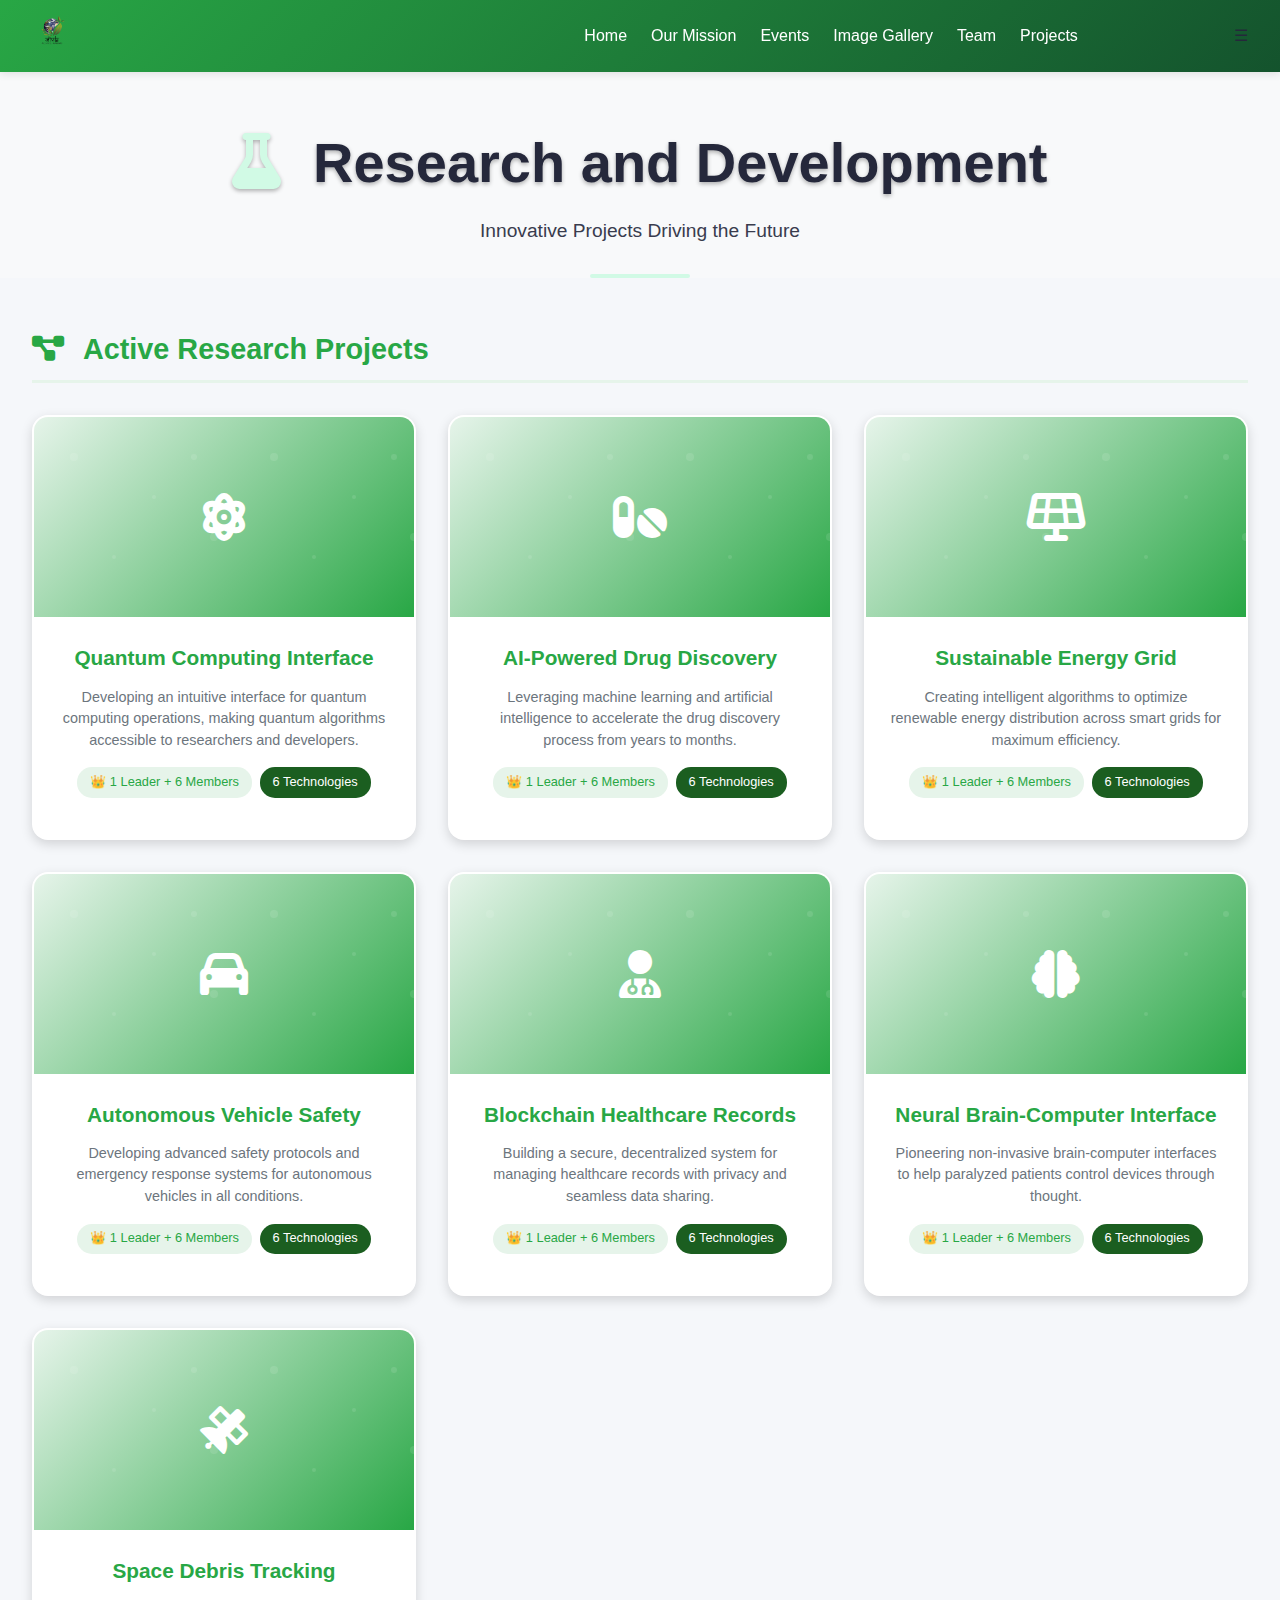
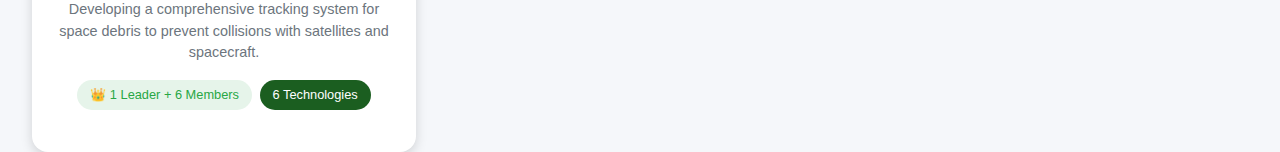
<file: research.html>
<!DOCTYPE html>
<html lang="en">
<head>
    <meta charset="UTF-8">
    <meta name="viewport" content="width=device-width, initial-scale=1.0">
    <title>Research and Development</title>
    
    <!-- Font Awesome Icons -->
    <link rel="stylesheet" href="https://cdnjs.cloudflare.com/ajax/libs/font-awesome/6.4.0/css/all.min.css">
    
    <style>
        :root {
            --primary-green: #28a745;         /* Match index.html green */
            --secondary-green: #1B5E20;
            --accent-green: #d1fae5;
            --light-green: #e6f4ea;
            --dark-green: #14532d;
            --text-primary: #25283B;
            --text-secondary: #6c757d;
            --background: #F5F7FA;
            --surface: #FFFFFF;
            --border-light: #E1E8ED;
            --shadow-light: 0 2px 4px rgba(0, 0, 0, 0.1);
            --shadow-medium: 0 4px 12px rgba(0, 0, 0, 0.15);
            --shadow-heavy: 0 8px 24px rgba(0, 0, 0, 0.2);
        }

        * {
            margin: 0;
            padding: 0;
            box-sizing: border-box;
        }

        body {
            font-family: 'Montserrat', 'Raleway', sans-serif;
            background: var(--background);
            color: var(--text-primary);
            line-height: 1.6;
        }

        /* Page Navigation */
        .page {
            display: none;
        }

        .page.active {
            display: block;
        }

        /* Header Section */
        .header-section {
            text-align: center;
            padding: 3rem 0 2rem;
           background: #f8f9fa; /* light neutral */
    color: #25283B;      /* main heading color */
            margin-bottom: 3rem;
            position: relative;
        }

        .header-section::before {
            content: '';
            position: absolute;
            bottom: 0;
            left: 50%;
            transform: translateX(-50%);
            width: 100px;
            height: 4px;
            background: var(--accent-green);
            border-radius: 2px;
        }

        .main-heading {
            font-size: 3.5rem;
            font-weight: 700;
            margin-bottom: 0.5rem;
            text-shadow: 0 2px 4px rgba(0, 0, 0, 0.3);
            animation: fadeInUp 0.8s ease-out;
        }

        .main-heading i {
            margin-right: 1rem;
            color: var(--accent-green);
        }

        .subtitle {
            font-size: 1.2rem;
            opacity: 0.9;
            font-weight: 300;
            animation: fadeInUp 0.8s ease-out 0.2s both;
        }
        /* Navigation Bar */
.navbar {
    position: fixed;
    top: 0;
    left: 0;
    width: 100%;
    z-index: 1000;
    background: linear-gradient(135deg, #28a745, #14532d); /* matching theme green */
    display: flex;
    justify-content: space-between;
    align-items: center;
    padding: 0.75rem 2rem;
    transition: transform 0.3s ease-in-out;
    backdrop-filter: blur(6px);
    box-shadow: 0 2px 8px rgba(0,0,0,0.1);
}

.navbar.navbar-hidden {
    transform: translateY(-100%);
}

.navbar-logo {
    height: 40px;
    object-fit: contain;
}

.navbar-links ul {
    list-style: none;
    margin: 0;
    padding: 0;
    display: flex;
    gap: 1.5rem;
}

.navbar-links ul li a {
    color: white;
    font-weight: 500;
    text-decoration: none;
    font-size: 1rem;
    transition: color 0.3s ease;
}

.navbar-links ul li a:hover {
    color: #d1fae5; /* light mint green on hover */
}

/* Add spacing below nav to prevent content overlap */
body {
    padding-top: 70px;
}

        /* Content Wrapper */
        .content-wrapper {
            max-width: 1400px;
            margin: 0 auto;
            padding: 0 2rem;
        }

        .projects-grid {
            display: grid;
            grid-template-columns: repeat(auto-fit, minmax(320px, 1fr));
            gap: 2rem;
            margin-top: 2rem;
        }

        .project-card {
            background: var(--surface);
            border-radius: 16px;
            box-shadow: var(--shadow-medium);
            overflow: hidden;
            cursor: pointer;
            transition: all 0.3s ease;
            border: 2px solid transparent;
        }

        .project-card:hover {
            transform: translateY(-8px);
            box-shadow: var(--shadow-heavy);
            border-color: var(--primary-green);
        }

        .project-card.active {
            border-color: var(--primary-green);
            transform: translateY(-4px);
            box-shadow: var(--shadow-heavy);
        }

        .project-image {
            width: 100%;
            height: 200px;
            background: linear-gradient(135deg, var(--light-green), var(--primary-green));
            display: flex;
            align-items: center;
            justify-content: center;
            position: relative;
            overflow: hidden;
        }

        .project-image::before {
            content: '';
            position: absolute;
            top: 0;
            left: 0;
            right: 0;
            bottom: 0;
            background: url('data:image/svg+xml,<svg xmlns="http://www.w3.org/2000/svg" viewBox="0 0 100 100"><circle cx="20" cy="20" r="2" fill="rgba(255,255,255,0.1)"/><circle cx="60" cy="40" r="1" fill="rgba(255,255,255,0.1)"/><circle cx="80" cy="20" r="1.5" fill="rgba(255,255,255,0.1)"/><circle cx="40" cy="70" r="1" fill="rgba(255,255,255,0.1)"/><circle cx="90" cy="60" r="2" fill="rgba(255,255,255,0.1)"/></svg>');
        }

        .project-icon {
            font-size: 3rem;
            color: white;
            z-index: 1;
            position: relative;
        }

        .project-content {
            padding: 1.5rem;
        }

        .project-card-title {
            font-size: 1.3rem;
            font-weight: 600;
            color: var(--primary-green);
            margin-bottom: 0.75rem;
            text-align: center;
        }

        .project-description {
            font-size: 0.9rem;
            color: var(--text-secondary);
            line-height: 1.5;
            margin-bottom: 1rem;
            text-align: center;
        }

        .project-team-preview {
            display: flex;
            flex-wrap: wrap;
            gap: 0.5rem;
            justify-content: center;
            margin-bottom: 1rem;
        }

        .team-count {
            background: var(--light-green);
            color: var(--primary-green);
            padding: 0.3rem 0.8rem;
            border-radius: 15px;
            font-size: 0.8rem;
            font-weight: 500;
        }

        .tech-count {
            background: var(--secondary-green);
            color: white;
            padding: 0.3rem 0.8rem;
            border-radius: 15px;
            font-size: 0.8rem;
            font-weight: 500;
        }

        .section-title {
            font-size: 1.8rem;
            color: var(--primary-green);
            margin-bottom: 1.5rem;
            font-weight: 600;
            border-bottom: 3px solid var(--light-green);
            padding-bottom: 0.5rem;
        }

        .section-title i {
            margin-right: 0.75rem;
            color: var(--primary-green);
        }

        /* Detail Page Styles */
        .nav-container {
  max-width: 1400px;
  margin: 0 auto;
  padding: 0 2rem;
  display: flex;
  align-items: center;
  justify-content: space-between;
}

.nav-left,
.nav-action {
  width: 200px; /* fixed width to balance left and right */
}

.nav-title {
  flex: 1;
  display: flex;
  justify-content: center;
}

.nav-brand {
  font-size: 1.5rem;
  font-weight: 600;
  color: white;
  display: flex;
  align-items: center;
  gap: 0.5rem;
  text-decoration: none;
}

.back-btn {
  background: rgba(255, 255, 255, 0.2);
  color: white;
  border: 2px solid rgba(255, 255, 255, 0.3);
  padding: 0.5rem 1rem;
  border-radius: 8px;
  text-decoration: none;
  display: flex;
  align-items: center;
  gap: 0.5rem;
  transition: all 0.3s ease;
  cursor: pointer;
  white-space: nowrap;
}

.back-btn:hover {
  background: rgba(255, 255, 255, 0.3);
  border-color: rgba(255, 255, 255, 0.5);
}



        .project-hero {
            background: linear-gradient(135deg, var(--light-green), var(--primary-green));
            padding: 4rem 0;
            text-align: center;
            color: white;
        }

        .hero-icon {
            font-size: 4rem;
            margin-bottom: 1rem;
            color: white;
        }

        .hero-title {
            font-size: 3rem;
            margin-bottom: 1rem;
            font-weight: 700;
        }

        .hero-subtitle {
            font-size: 1.2rem;
            opacity: 0.9;
            max-width: 800px;
            margin: 0 auto;
        }

        .main-content {
            max-width: 1200px;
            margin: 0 auto;
            padding: 3rem 2rem;
        }

        .content-grid {
            display: grid;
            grid-template-columns: 2fr 1fr;
            gap: 3rem;
            margin-bottom: 3rem;
        }

        .detail-section {
            background: var(--surface);
            padding: 2rem;
            border-radius: 16px;
            box-shadow: var(--shadow-medium);
            margin-bottom: 2rem;
        }

        .section-content {
            font-size: 1.1rem;
            line-height: 1.8;
            color: var(--text-primary);
        }

        .team-grid {
            display: grid;
            grid-template-columns: repeat(auto-fit, minmax(300px, 1fr));
            gap: 1.5rem;
        }

        .team-leader {
            background: linear-gradient(135deg, var(--primary-green), var(--secondary-green));
            color: white;
            padding: 2rem;
            border-radius: 16px;
            text-align: center;
            position: relative;
            box-shadow: var(--shadow-heavy);
        }

        .team-leader::before {
            content: '👑';
            position: absolute;
            top: -10px;
            right: -10px;
            font-size: 2rem;
            background: var(--accent-green);
            border-radius: 50%;
            width: 50px;
            height: 50px;
            display: flex;
            align-items: center;
            justify-content: center;
        }

        .team-member {
            background: var(--surface);
            border: 2px solid var(--border-light);
            padding: 1.5rem;
            border-radius: 12px;
            text-align: center;
            transition: all 0.3s ease;
        }

        .team-member:hover {
            border-color: var(--primary-green);
            transform: translateY(-2px);
            box-shadow: var(--shadow-medium);
        }

        .member-name {
            font-size: 1.2rem;
            font-weight: 600;
            margin-bottom: 0.5rem;
        }

        .member-role {
            font-size: 1rem;
            color: var(--text-secondary);
            margin-bottom: 0.5rem;
        }

        .member-branch {
            background: var(--light-green);
            color: var(--primary-green);
            padding: 0.3rem 0.8rem;
            border-radius: 15px;
            font-size: 0.9rem;
            font-weight: 500;
            display: inline-block;
        }

        .tech-grid {
            display: grid;
            grid-template-columns: repeat(auto-fit, minmax(200px, 1fr));
            gap: 1rem;
        }

        .tech-item {
            background: linear-gradient(135deg, var(--secondary-green), var(--dark-green));
            color: white;
            padding: 1rem;
            border-radius: 12px;
            text-align: center;
            font-weight: 600;
            font-size: 1.1rem;
            transition: all 0.3s ease;
            box-shadow: var(--shadow-light);
        }

        .tech-item:hover {
            background: linear-gradient(135deg, var(--primary-green), var(--accent-green));
            transform: translateY(-2px) scale(1.05);
            box-shadow: var(--shadow-medium);
        }

        .sidebar {
            display: flex;
            flex-direction: column;
            gap: 2rem;
        }

        .info-card {
            background: var(--surface);
            padding: 1.5rem;
            border-radius: 12px;
            box-shadow: var(--shadow-medium);
        }

        .info-title {
            font-size: 1.2rem;
            color: var(--primary-green);
            margin-bottom: 1rem;
            display: flex;
            align-items: center;
            gap: 0.5rem;
        }

        .progress-bar {
            background: var(--border-light);
            height: 8px;
            border-radius: 4px;
            overflow: hidden;
            margin: 0.5rem 0;
        }

        .progress-fill {
            background: linear-gradient(90deg, var(--primary-green), var(--accent-green));
            height: 100%;
            border-radius: 4px;
            transition: width 0.3s ease;
        }

        /* Animations */
        @keyframes fadeInUp {
            from {
                opacity: 0;
                transform: translateY(30px);
            }
            to {
                opacity: 1;
                transform: translateY(0);
            }
        }

        /* Responsive Design */
        @media (max-width: 768px) {
            .main-heading {
                font-size: 2.5rem;
            }
            
            .content-wrapper {
                padding: 0 1rem;
            }
            
            .projects-grid {
                grid-template-columns: 1fr;
            }
            
            .content-grid {
                grid-template-columns: 1fr;
                gap: 2rem;
            }
            
            .hero-title {
                font-size: 2rem;
            }
            
            .main-content {
                padding: 2rem 1rem;
            }
            
            .team-grid {
                grid-template-columns: 1fr;
            }
        }
    </style>
</head>
<body>
    <nav class="navbar">
        <a href="index.html"><img src="img/jivitalogo.png" class="navbar-logo" alt="Logo"></a>
        <div class="nav-left"></div>
        <div class="navbar-links">
          <ul>
            <li class="nav-item"><a class="nav-link js-scroll-trigger" href="index.html">Home</a></li>
            <li class="nav-item"><a class="nav-link js-scroll-trigger" href="index.html">Our Mission</a></li>
            <li class="nav-item"><a class="nav-link js-scroll-trigger" href="index.html">Events</a></li>
            <li class="nav-item"><a class="nav-link js-scroll-trigger" href="gallery.html">Image Gallery</a></li>
            <li class="nav-item"><a class="nav-link js-scroll-trigger" href="team.html">Team</a></li>
            <li class="nav-item"><a class="nav-link js-scroll-trigger" href="research.html">Projects</a></li>
          </ul>
              
        </div>
        <span class="navbar-menu-icon" onclick="showmenu()">&#9776;</span>
      </nav>
    <!-- Main Gallery Page -->
    <div id="gallery-page" class="page active">
        <div class="header-section">
            <h1 class="main-heading">
                <i class="fas fa-flask"></i>
                Research and Development
            </h1>
            <p class="subtitle">Innovative Projects Driving the Future</p>
        </div>

        <div class="content-wrapper">
            <h2 class="section-title">
                <i class="fas fa-project-diagram"></i>
                Active Research Projects
            </h2>
            
            <div class="projects-grid" id="projectsGrid">
                <!-- Project cards will be dynamically generated -->
            </div>
        </div>
    </div>

    <!-- Project Detail Page -->
    <div id="detail-page" class="page">
        <nav class="navbar">
            <div class="rd-navbar-container">
                <a href="#" class="nav-brand">
                    <i class="fas fa-flask"></i>
                    Research & Development
                </a>
                <!--button class="back-btn" onclick="showGallery()">
                    <i class="fas fa-arrow-left"></i>
                    Back to Projects
                </button-->
            </div>
        </nav>

        <div id="project-hero-section" class="project-hero">
            <!-- Dynamic content -->
        </div>

        <div class="main-content">
            <div class="content-grid">
                <div class="main-details">
                    <div id="project-overview-section" class="detail-section">
                        <!-- Dynamic content -->
                    </div>

                    <div id="team-structure-section" class="detail-section">
                        <!-- Dynamic content -->
                    </div>

                    <div id="technologies-section" class="detail-section">
                        <!-- Dynamic content -->
                    </div>
                </div>

                <div class="sidebar">
                    <div id="timeline-card" class="info-card">
                        <!-- Dynamic content -->
                    </div>

                    <div class="info-card">
                        <h3 class="info-title">
                            <i class="fas fa-trophy"></i>
                            Key Milestones
                        </h3>
                        <ul id="milestones-list" style="list-style: none; padding: 0;">
                            <!-- Dynamic content -->
                        </ul>
                    </div>

                    <div id="contact-card" class="info-card">
                        <!-- Dynamic content -->
                    </div>
                </div>
            </div>
        </div>
    </div>

    <script>
        const projectsData = [
            {
                id: 1,
                title: "Quantum Computing Interface",
                description: "Developing an intuitive interface for quantum computing operations, making quantum algorithms accessible to researchers and developers.",
                detailedDescription: "Our quantum computing interface project aims to democratize quantum computing by creating user-friendly tools that abstract complex quantum mechanics principles. We're building a comprehensive platform that allows researchers, students, and developers to interact with quantum computers without requiring deep expertise in quantum physics. The interface includes visual programming tools, simulation capabilities, and real-time quantum circuit design features.",
                leader: { name: "Dr. Sarah Chen", role: "Principal Investigator", branch: "Quantum Computing Research Division" },
                members: [
                    { name: "Alex Rodriguez", role: "Senior Software Engineer", branch: "Frontend Development" },
                    { name: "Maya Patel", role: "Quantum Algorithm Specialist", branch: "Algorithm Research" },
                    { name: "Dr. James Wright", role: "Physics Consultant", branch: "Theoretical Physics" },
                    { name: "Emma Thompson", role: "UX/UI Designer", branch: "User Experience" },
                    { name: "David Kim", role: "Backend Developer", branch: "Infrastructure" },
                    { name: "Sophie Laurent", role: "Quality Assurance Lead", branch: "Testing & Validation" }
                ],
                technologies: ["Python", "Qiskit", "React", "WebGL", "Docker", "Kubernetes"],
                icon: "fas fa-atom",
                progress: 65,
                startDate: "January 2024",
                endDate: "December 2025",
                phase: "Development"
            },
            {
                id: 2,
                title: "AI-Powered Drug Discovery",
                description: "Leveraging machine learning and artificial intelligence to accelerate the drug discovery process from years to months.",
                detailedDescription: "This revolutionary project combines cutting-edge artificial intelligence with pharmaceutical research to dramatically reduce drug discovery timelines. Our AI models can predict molecular behavior, identify potential drug compounds, and simulate clinical trial outcomes. We're using deep learning to analyze vast databases of chemical compounds and biological data to identify promising therapeutic targets faster than ever before.",
                leader: { name: "Dr. Emily Johnson", role: "Research Director", branch: "Biomedical AI Research" },
                members: [
                    { name: "Michael Zhang", role: "Machine Learning Engineer", branch: "AI Development" },
                    { name: "Dr. Priya Sharma", role: "Pharmaceutical Researcher", branch: "Drug Discovery" },
                    { name: "Robert Kim", role: "Data Scientist", branch: "Bioinformatics" },
                    { name: "Lisa Chang", role: "Computational Biologist", branch: "Molecular Modeling" },
                    { name: "Carlos Martinez", role: "Database Administrator", branch: "Data Management" },
                    { name: "Dr. Anna Petrov", role: "Clinical Research Coordinator", branch: "Clinical Trials" }
                ],
                technologies: ["TensorFlow", "PyTorch", "BioPython", "PostgreSQL", "AWS", "Apache Spark"],
                icon: "fas fa-pills",
                progress: 72,
                startDate: "March 2023",
                endDate: "August 2025",
                phase: "Clinical Testing"
            },
            {
                id: 3,
                title: "Sustainable Energy Grid",
                description: "Creating intelligent algorithms to optimize renewable energy distribution across smart grids for maximum efficiency.",
                detailedDescription: "Our smart grid optimization project focuses on creating an intelligent energy distribution network that maximizes renewable energy usage while minimizing waste. The system uses real-time data from solar panels, wind turbines, and energy storage systems to predict demand and optimize distribution. We're implementing machine learning algorithms that can adapt to changing weather patterns and energy consumption habits.",
                leader: { name: "Dr. David Thompson", role: "Energy Systems Lead", branch: "Renewable Energy Division" },
                members: [
                    { name: "Lisa Wang", role: "Grid Systems Engineer", branch: "Power Systems" },
                    { name: "Carlos Mendez", role: "IoT Specialist", branch: "Sensor Networks" },
                    { name: "Dr. Anna Kowalski", role: "Energy Analytics Expert", branch: "Data Analysis" },
                    { name: "Mark Jensen", role: "Software Developer", branch: "Grid Software" },
                    { name: "Fatima Al-Rashid", role: "Sustainability Consultant", branch: "Environmental Impact" },
                    { name: "Jake Morrison", role: "Field Operations Manager", branch: "Implementation" }
                ],
                technologies: ["MATLAB", "Python", "IoT Sensors", "MongoDB", "Apache Kafka", "Grafana"],
                icon: "fas fa-solar-panel",
                progress: 58,
                startDate: "June 2023",
                endDate: "December 2025",
                phase: "Pilot Testing"
            },
            {
                id: 4,
                title: "Autonomous Vehicle Safety",
                description: "Developing advanced safety protocols and emergency response systems for autonomous vehicles in all conditions.",
                detailedDescription: "Our autonomous vehicle safety project is developing next-generation safety systems that can handle complex driving scenarios and emergency situations. We're creating AI-powered decision-making systems that can react faster than human drivers while maintaining passenger safety as the top priority. The project includes advanced sensor fusion, predictive collision avoidance, and emergency response protocols.",
                leader: { name: "Dr. Kevin Park", role: "Autonomous Systems Director", branch: "Vehicular AI Research" },
                members: [
                    { name: "Jessica Liu", role: "Computer Vision Engineer", branch: "Perception Systems" },
                    { name: "Ahmed Hassan", role: "Control Systems Engineer", branch: "Vehicle Control" },
                    { name: "Dr. Rachel Green", role: "Safety Systems Analyst", branch: "Safety Engineering" },
                    { name: "Tom Wilson", role: "Sensor Fusion Specialist", branch: "Sensor Technology" },
                    { name: "Nina Patel", role: "AI Ethics Researcher", branch: "Ethics & Safety" },
                    { name: "Dr. Marcus Weber", role: "Testing Coordinator", branch: "Vehicle Testing" }
                ],
                technologies: ["C++", "ROS", "LIDAR", "Computer Vision", "CUDA", "Linux"],
                icon: "fas fa-car",
                progress: 45,
                startDate: "September 2023",
                endDate: "June 2026",
                phase: "Prototype Development"
            },
            {
                id: 5,
                title: "Blockchain Healthcare Records",
                description: "Building a secure, decentralized system for managing healthcare records with privacy and seamless data sharing.",
                detailedDescription: "This groundbreaking project creates a secure, patient-controlled healthcare record system using blockchain technology. Patients will have complete control over their medical data while enabling seamless sharing with healthcare providers. The system ensures privacy through advanced encryption while maintaining interoperability across different healthcare systems and providers worldwide.",
                leader: { name: "Dr. Mark Stevens", role: "Blockchain Healthcare Lead", branch: "Digital Health Innovation" },
                members: [
                    { name: "Sophia Martinez", role: "Blockchain Developer", branch: "Distributed Systems" },
                    { name: "Daniel O'Connor", role: "Security Engineer", branch: "Cybersecurity" },
                    { name: "Dr. Ling Wei", role: "Healthcare Informatics Specialist", branch: "Medical Records" },
                    { name: "Ryan Cooper", role: "Smart Contract Developer", branch: "Blockchain Development" },
                    { name: "Zara Ahmed", role: "Privacy Compliance Officer", branch: "Regulatory Affairs" },
                    { name: "Dr. Paul Nguyen", role: "Clinical Integration Specialist", branch: "Healthcare Systems" }
                ],
                technologies: ["Solidity", "Ethereum", "IPFS", "Node.js", "React", "MetaMask"],
                icon: "fas fa-user-md",
                progress: 80,
                startDate: "January 2023",
                endDate: "March 2025",
                phase: "Integration Testing"
            },
            {
                id: 6,
                title: "Neural Brain-Computer Interface",
                description: "Pioneering non-invasive brain-computer interfaces to help paralyzed patients control devices through thought.",
                detailedDescription: "Our brain-computer interface project is developing revolutionary technology that allows paralyzed individuals to control computers and devices using only their thoughts. Using advanced neural signal processing and machine learning, we're creating non-invasive interfaces that can decode brain signals and translate them into digital commands. This technology has the potential to restore independence to millions of people worldwide.",
                leader: { name: "Dr. Maria Rodriguez", role: "Neurotechnology Director", branch: "Brain-Computer Interface Lab" },
                members: [
                    { name: "James Anderson", role: "Neural Signal Engineer", branch: "Signal Processing" },
                    { name: "Dr. Yuki Tanaka", role: "Neuroscientist", branch: "Neuroscience Research" },
                    { name: "Sarah Mitchell", role: "Machine Learning Specialist", branch: "AI Development" },
                    { name: "Dr. Ben Foster", role: "Clinical Researcher", branch: "Clinical Studies" },
                    { name: "Aisha Okafor", role: "Biomedical Engineer", branch: "Medical Devices" },
                    { name: "Lucas Silva", role: "Software Integration Lead", branch: "Software Development" }
                ],
                technologies: ["Signal Processing", "Machine Learning", "EEG", "Python", "TensorFlow", "Real-time Systems"],
                icon: "fas fa-brain",
                progress: 38,
                startDate: "February 2024",
                endDate: "December 2026",
                phase: "Research & Development"
            },
            {
                id: 7,
                title: "Space Debris Tracking",
                description: "Developing a comprehensive tracking system for space debris to prevent collisions with satellites and spacecraft.",
                detailedDescription: "Our space debris tracking project addresses the growing threat of orbital debris to spacecraft and satellites. We're developing an advanced tracking system that uses radar, optical sensors, and predictive algorithms to monitor thousands of debris objects in Earth's orbit. The system provides early collision warnings and helps mission planners avoid dangerous debris fields.",
                leader: { name: "Dr. Elena Volkov", role: "Space Surveillance Director", branch: "Orbital Mechanics Division" },
                members: [
                    { name: "Captain John Harris", role: "Mission Operations Manager", branch: "Space Operations" },
                    { name: "Dr. Raj Gupta", role: "Orbital Dynamics Specialist", branch: "Trajectory Analysis" },
                    { name: "Isabel Garcia", role: "Radar Systems Engineer", branch: "Detection Systems" },
                    { name: "Chris Taylor", role: "Data Analytics Engineer", branch: "Tracking Analytics" },
                    { name: "Dr. Mei-Lin Wu", role: "Predictive Modeling Expert", branch: "Collision Prediction" },
                    { name: "Alex Petersen", role: "Ground Systems Coordinator", branch: "Ground Operations" }
                ],
                technologies: ["Radar Systems", "Satellite Technology", "Predictive Analytics", "C++", "Real-time Processing", "Database Systems"],
                icon: "fas fa-satellite",
                progress: 92,
                startDate: "May 2022",
                endDate: "October 2024",
                phase: "Deployment"
            }
        ];

        const projectsGrid = document.getElementById('projectsGrid');

        function init() {
            renderProjectCards();
            addEventListeners();
        }

        function renderProjectCards() {
            projectsGrid.innerHTML = '';
            
            projectsData.forEach((project, index) => {
                const card = document.createElement('div');
                card.className = 'project-card';
                card.setAttribute('data-project-id', project.id);
                
                card.innerHTML = `
                    <div class="project-image">
                        <i class="project-icon ${project.icon}"></i>
                    </div>
                    <div class="project-content">
                        <h3 class="project-card-title">${project.title}</h3>
                        <p class="project-description">${project.description}</p>
                        <div class="project-team-preview">
                            <span class="team-count">👑 1 Leader + 6 Members</span>
                            <span class="tech-count">${project.technologies.length} Technologies</span>
                        </div>
                    </div>
                `;
                
                projectsGrid.appendChild(card);
                
                card.style.animationDelay = `${index * 0.1}s`;
                card.style.animation = 'fadeInUp 0.6s ease-out both';
            });
        }

        function addEventListeners() {
            projectsGrid.addEventListener('click', handleCardClick);
        }

        function handleCardClick(event) {
            const card = event.target.closest('.project-card');
            if (!card) return;
            
            const projectId = parseInt(card.getAttribute('data-project-id'));
            showProjectDetails(projectId);
        }

        function showProjectDetails(projectId) {
            const project = projectsData.find(p => p.id === projectId);
            if (!project) return;
            
            // Update hero section
            document.getElementById('project-hero-section').innerHTML = `
                <i class="${project.icon} hero-icon"></i>
                <h1 class="hero-title">${project.title}</h1>
                <p class="hero-subtitle">${project.description}</p>
            `;
            
            // Update overview section
            document.getElementById('project-overview-section').innerHTML = `
                <h2 class="section-title">
                    <i class="fas fa-info-circle"></i>
                    Project Overview
                </h2>
                <div class="section-content">
                    ${project.detailedDescription}
                </div>
            `;
            
            // Update team section
            document.getElementById('team-structure-section').innerHTML = `
                <h2 class="section-title">
                    <i class="fas fa-users"></i>
                    Team Structure
                </h2>
                <div class="team-grid">
                    <div class="team-leader">
                        <div class="member-name">${project.leader.name}</div>
                        <div class="member-role">${project.leader.role}</div>
                        <div class="member-branch">${project.leader.branch}</div>
                    </div>
                    ${project.members.map(member => `
                        <div class="team-member">
                            <div class="member-name">${member.name}</div>
                            <div class="member-role">${member.role}</div>
                            <div class="member-branch">${member.branch}</div>
                        </div>
                    `).join('')}
                </div>
            `;
            
            // Update technologies section
            document.getElementById('technologies-section').innerHTML = `
                <h2 class="section-title">
                    <i class="fas fa-cogs"></i>
                    Technologies Used
                </h2>
                <div class="tech-grid">
                    ${project.technologies.map(tech => `<div class="tech-item">${tech}</div>`).join('')}
                </div>
            `;
            
            // Update timeline card
            document.getElementById('timeline-card').innerHTML = `
                <h3 class="info-title">
                    <i class="fas fa-calendar"></i>
                    Project Timeline
                </h3>
                <p><strong>Start Date:</strong> ${project.startDate}</p>
                <p><strong>Expected Completion:</strong> ${project.endDate}</p>
                <p><strong>Current Phase:</strong> ${project.phase}</p>
                <div class="progress-bar">
                    <div class="progress-fill" style="width: ${project.progress}%;"></div>
                </div>
                <p><small>${project.progress}% Complete</small></p>
            `;
            
            // Update milestones
            document.getElementById('milestones-list').innerHTML = `
                <li style="margin-bottom: 0.5rem;">✅ Research Phase Complete</li>
                <li style="margin-bottom: 0.5rem;">✅ Team Assembly</li>
                <li style="margin-bottom: 0.5rem;">${project.progress > 50 ? '✅' : '🔄'} Development Phase</li>
                <li style="margin-bottom: 0.5rem;">${project.progress > 75 ? '✅' : '⏳'} Testing Phase</li>
                <li style="margin-bottom: 0.5rem;">${project.progress > 95 ? '✅' : '⏳'} Deployment</li>
            `;
            
            // Update contact card
            document.getElementById('contact-card').innerHTML = `
                <h3 class="info-title">
                    <i class="fas fa-envelope"></i>
                    Contact
                </h3>
                <p><strong>Project Lead:</strong><br>${project.leader.name}</p>
                <p><strong>Email:</strong><br>${project.leader.name.toLowerCase().replace(/\s+/g, '.').replace(/dr\./g, '')}@research.org</p>
                <p><strong>Department:</strong><br>${project.leader.branch}</p>
            `;
            
            // Switch to detail page
            document.getElementById('gallery-page').classList.remove('active');
            document.getElementById('detail-page').classList.add('active');
            
            // Scroll to top
            window.scrollTo(0, 0);
        }

        function showGallery() {
            document.getElementById('detail-page').classList.remove('active');
            document.getElementById('gallery-page').classList.add('active');
            window.scrollTo(0, 0);
        }

        // Initialize when page loads
        document.addEventListener('DOMContentLoaded', init);
    </script>
</body>
</html>
</file>
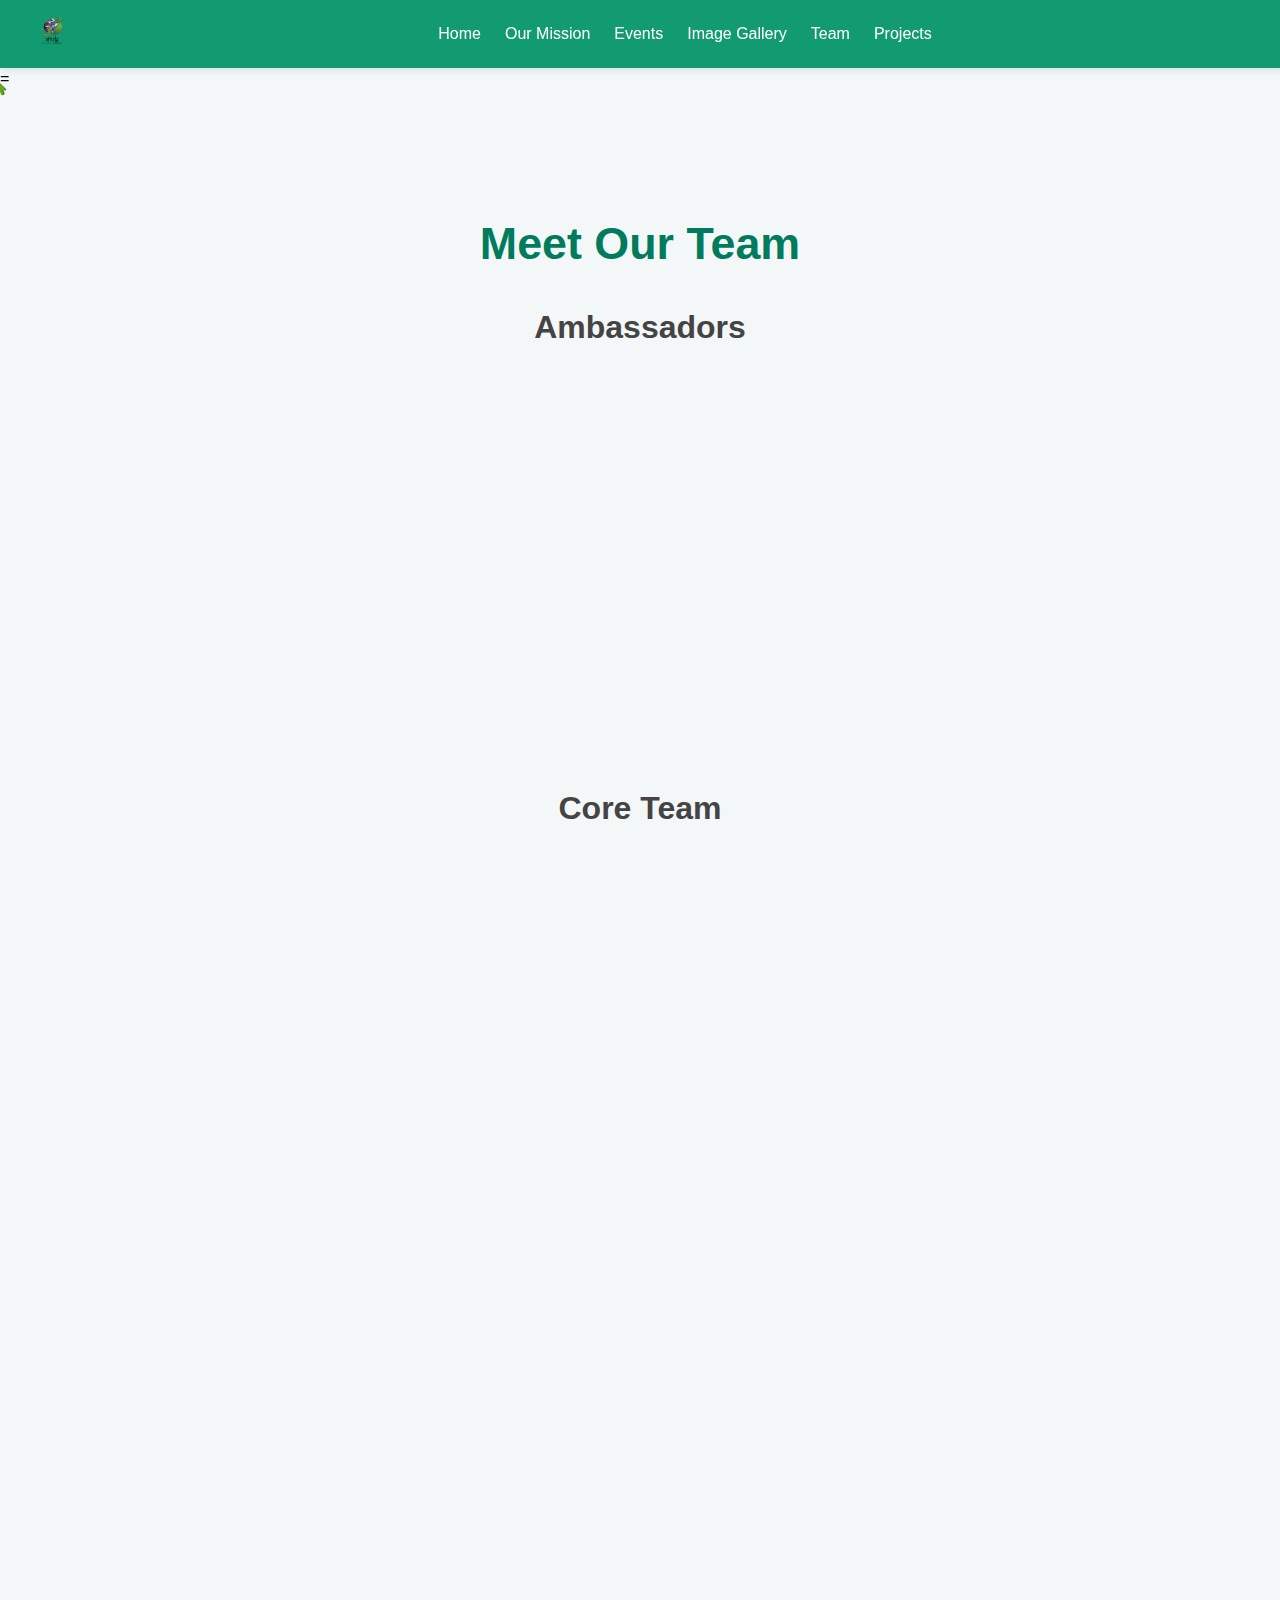
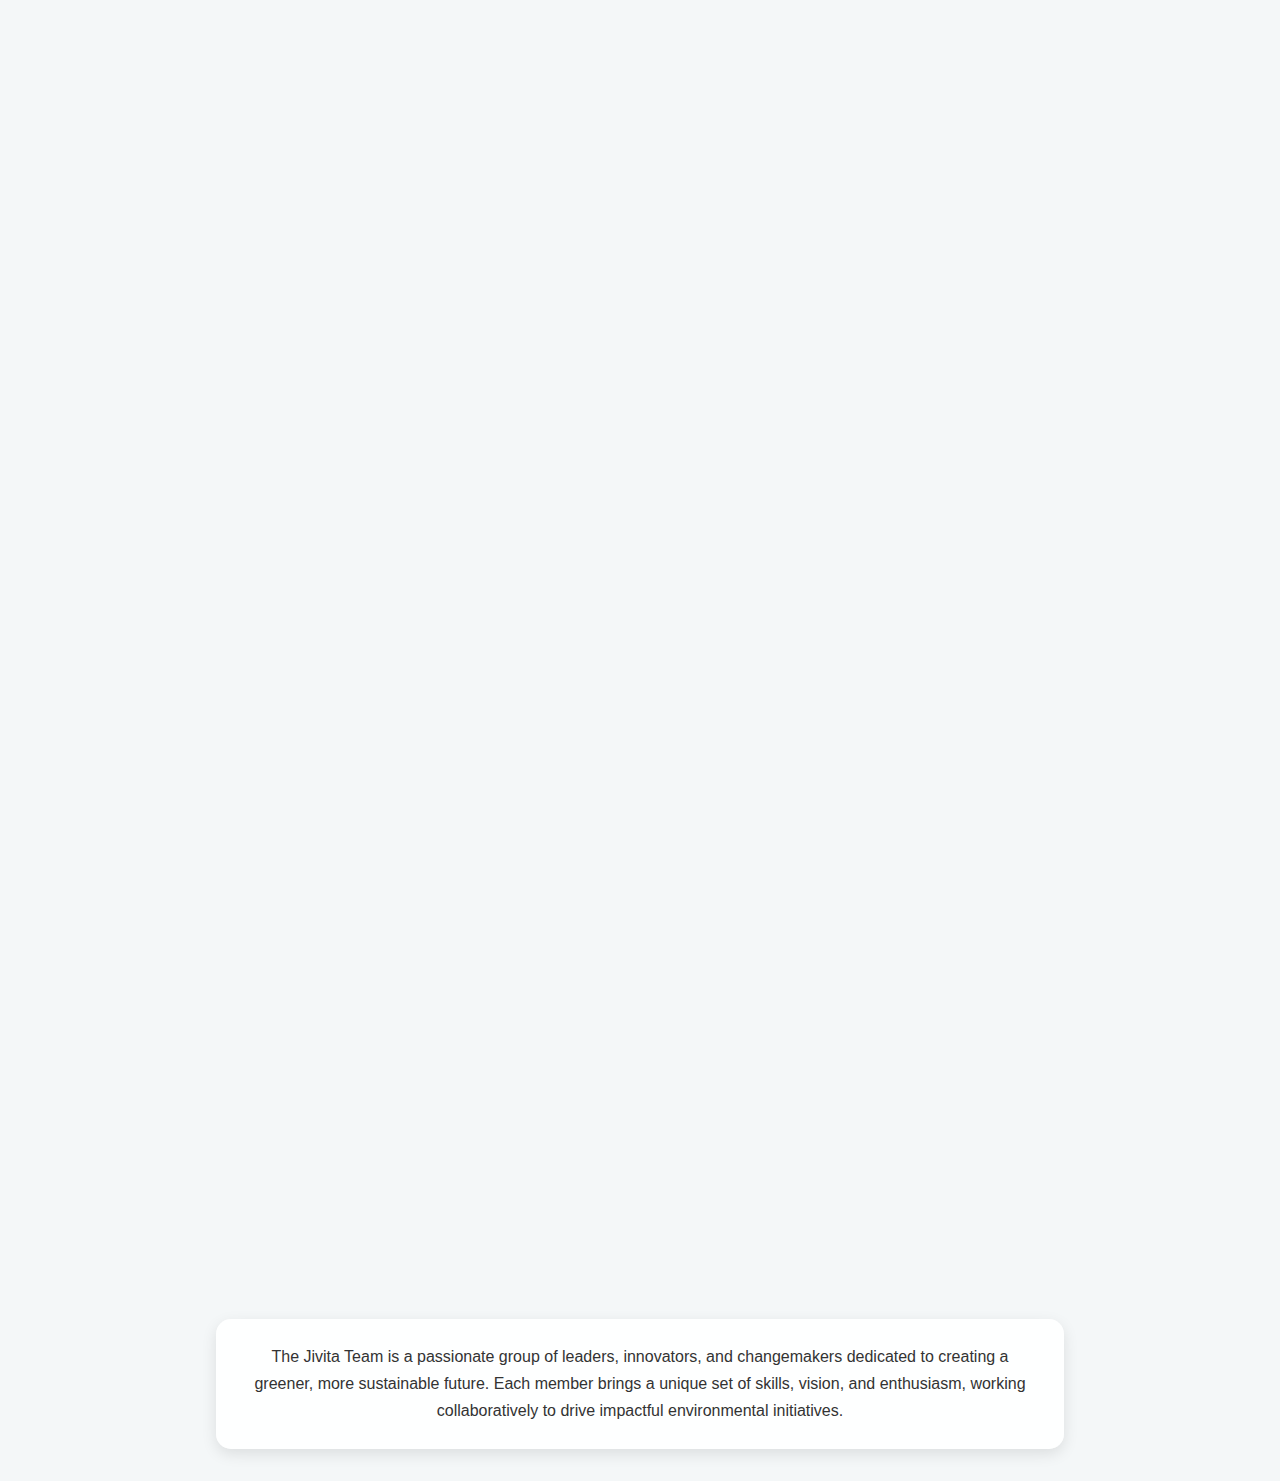
<file: team.html>
<!DOCTYPE html>
<html lang="en">
<head>
  <link href="https://fonts.googleapis.com/css?family=Montserrat:400,700,900" rel="stylesheet" type="text/css" />
<link href="https://fonts.googleapis.com/css?family=Raleway:100,300,400,700,400italic,700italic" rel="stylesheet">=
  <meta charset="UTF-8" />
  <meta name="viewport" content="width=device-width, initial-scale=1.0"/>
  <title>Our Team with Nature Cursor</title>
  <link rel="stylesheet" href="https://cdnjs.cloudflare.com/ajax/libs/font-awesome/6.4.0/css/all.min.css">
  <style>
    /* Base Styles */
    body {
      background: #f4f7f8;
      font-family: 'Segoe UI', sans-serif;
      margin: 0;
      padding: 0;
      overflow-x: hidden;
      cursor: none; /* Hide default cursor */
    }

    /* Custom Nature Cursor */
    .nature-cursor {
      position: fixed;
      width: 15px;
      height: 15px;
      background-image: url('img/cursor.png');
      background-size: cover;
      pointer-events: none;
      z-index: 9999;
      transform: translate(-50%, -50%);
      transition: transform 0.1s ease;
    }
/* Navigation Bar */
.navbar {
    position: fixed;
    top: 0;
    left: 0;
    width: 100%;
    z-index: 1000;
    background-color: rgba(5, 150, 105, 0.95); /* matching theme green */
    display: flex;
    justify-content: space-between;
    align-items: center;
    padding: 0.75rem 2rem;
    transition: transform 0.3s ease-in-out;
    backdrop-filter: blur(6px);
    box-shadow: 0 2px 8px rgba(0,0,0,0.1);
}

.navbar.navbar-hidden {
    transform: translateY(-100%);
}

.navbar-logo {
    height: 40px;
    object-fit: contain;
}

.navbar-links ul {
    list-style: none;
    margin: 0;
    padding: 0;
    display: flex;
    gap: 1.5rem;
}

.navbar-links ul li a {
    color: white;
    font-weight: 500;
    text-decoration: none;
    font-size: 1rem;
    transition: color 0.3s ease;
}

.navbar-links ul li a:hover {
    color: #d1fae5; /* light mint green on hover */
}

/* Add spacing below nav to prevent content overlap */
body {
    padding-top: 70px;
}
    /* Team Section */
    .team-section {
  max-width: 1200px;
  margin: auto;
  padding: 100px 2rem 2rem; /* Added top padding to push below navbar */
  text-align: center;
  position: relative;
}

    .team-title {
      font-size: 2.8rem;
      font-weight: 700;
      margin-bottom: 1.5rem;
      color: #007b5e;
      animation: slideDown 1s ease forwards;
    }

    .sub-title {
      font-size: 2rem;
      margin: 2.5rem 0 1rem;
      color: #444;
      animation: fadeIn 1s ease forwards;
    }

    /* Team Grid Layout */
    .team-grid {
      display: grid;
      grid-template-columns: repeat(auto-fit, minmax(280px, 1fr));
      gap: 2rem;
      margin-bottom: 3rem;
      justify-content: center;
    }

    /* Flip Card Effect */
    .team-card {
      background: transparent;
      perspective: 1000px;
      height: 380px;
      opacity: 0;
      transform: translateY(30px);
      animation: fadeUp 0.8s ease forwards;
    }

    .team-card:nth-child(1) { animation-delay: 0.1s; }
    .team-card:nth-child(2) { animation-delay: 0.2s; }
    .team-card:nth-child(3) { animation-delay: 0.3s; }
    .team-card:nth-child(4) { animation-delay: 0.4s; }
    /* Add more nth-child rules if needed */

    .team-inner {
      position: relative;
      width: 100%;
      height: 100%;
      transition: transform 0.6s;
      transform-style: preserve-3d;
      border-radius: 15px;
      box-shadow: 0 8px 24px rgba(0,0,0,0.1);
    }

    .team-card:hover .team-inner {
      transform: rotateY(180deg);
    }

    .team-front, .team-back {
      position: absolute;
      width: 100%;
      height: 100%;
      backface-visibility: hidden;
      border-radius: 15px;
      display: flex;
      flex-direction: column;
      justify-content: center;
      align-items: center;
      padding: 20px;
      box-sizing: border-box;
    }

    /* Front Side */
    .team-front {
      background: white;
    }

    .team-front img {
      width: 150px;
      height: 150px;
      border-radius: 50%;
      object-fit: cover;
      border: 3px solid #007b5e;
      transition: transform 0.3s;
    }

    .team-front h4 {
      margin-top: 15px;
      font-size: 1.4rem;
      color: #007b5e;
    }

    .team-front p {
      color: #555;
      margin-top: 5px;
    }

    /* Back Side */
    .team-back {
      background: #007b5e;
      color: white;
      transform: rotateY(180deg);
      text-align: center;
      padding: 25px;
    }

    .team-back p {
      font-size: 0.95rem;
      line-height: 1.5;
      margin-bottom: 15px;
    }

    .social-icons {
      display: flex;
      gap: 15px;
    }

    .social-icons a {
      color: white;
      font-size: 1.2rem;
      transition: color 0.3s;
    }

    .social-icons a:hover {
      color: #ffd700;
    }

    /* Team Note */
    .team-note {
      max-width: 800px;
      margin: 3rem auto 0;
      padding: 1.5rem;
      background: rgba(255,255,255,0.9);
      border-radius: 15px;
      box-shadow: 0 5px 15px rgba(0,0,0,0.1);
      line-height: 1.7;
      color: #333;
      animation: fadeIn 1s ease forwards;
    }

    /* Animations */
    @keyframes fadeUp {
      from { opacity: 0; transform: translateY(30px); }
      to { opacity: 1; transform: translateY(0); }
    }

    @keyframes fadeIn {
      from { opacity: 0; }
      to { opacity: 1; }
    }

    @keyframes slideDown {
      0% { transform: translateY(-50px); opacity: 0; }
      100% { transform: translateY(0); opacity: 1; }
    }

    /* Responsive */
    @media (max-width: 768px) {
      .team-title { font-size: 2.2rem; }
      .sub-title { font-size: 1.4rem; }
      .team-grid { grid-template-columns: 1fr; }
    }
  </style>
</head>
<body> <nav class="navbar">
  <a href="index.html"><img src="img/jivitalogo.png" class="navbar-logo" alt="Logo"></a>
  <div class="navbar-links">
    <ul>
      <li class="nav-item"><a class="nav-link js-scroll-trigger" href="index.html">Home</a></li>
      <li class="nav-item"><a class="nav-link js-scroll-trigger" href="index.html">Our Mission</a></li>
      <li class="nav-item"><a class="nav-link js-scroll-trigger" href="index.html">Events</a></li>
      <li class="nav-item"><a class="nav-link js-scroll-trigger" href="gallery.html">Image Gallery</a></li>
      <li class="nav-item"><a class="nav-link js-scroll-trigger" href="team.html">Team</a></li>
      <li class="nav-item"><a class="nav-link js-scroll-trigger" href="research.html">Projects</a></li>
   
    </ul>
        
  </div>
  <span class="navbar-menu-icon" onclick="showmenu()">&#9776;</span>
</nav>
  <!-- Custom Nature Cursor Element -->
  <div class="nature-cursor" id="natureCursor"></div>

  <section class="team-section">
    <h1 class="team-title">Meet Our Team</h1>
  
    <!-- Top 2 Ambassadors -->
    <h2 class="sub-title">Ambassadors</h2>
    <div class="team-grid">
      <div class="team-card">
        <div class="team-inner">
          <div class="team-front">
            <img src="img/shashwatt sir.jpg" alt="Shashwat Mishra" />
            <h4>Mr. Shashwat Mishra</h4>
            <p>Ambassador</p>
          </div>
          <div class="team-back">
            <p>A guiding force ensuring the club's vision remains strong and impactful.</p>
            <div class="social-icons">
              <a href="https://www.facebook.com/profile.php?id=61569686366127"><i class="fab fa-facebook-f"></i></a>
              <a href="https://www.instagram.com/jivita_allenhouse/"><i class="fab fa-instagram"></i></a>
            </div>
          </div>
        </div>
      </div>
  
      <div class="team-card">
        <div class="team-inner">
          <div class="team-front">
            <img src="img/dhirendra sir.jpg" alt="Dhirendra Pandey" />
            <h4>Mr. Dhirendra Pandey</h4>
            <p>Processing Head</p>
          </div>
          <div class="team-back">
            <p>Bridging communication between teams and institutes.</p>
            <div class="social-icons">
              <a href="#"><i class="fab fa-instagram"></i></a>
              <a href="#"><i class="fab fa-linkedin-in"></i></a>
            </div>
          </div>
        </div>
      </div>
    </div>
  
    <!-- Core Team Grid -->
    <h2 class="sub-title">Core Team</h2>
    <div class="team-grid">
      <!-- President -->
      <div class="team-card">
        <div class="team-inner">
          <div class="team-front">
            <img src="img/Anand Sir.jpg" alt="Anand Singh" />
            <h4>Anand Singh</h4>
            <p>President</p>
          </div>
          <div class="team-back">
            <p>Leading the club with vision, innovation, and dedication to sustainability.</p>
            <div class="social-icons">
              <a href="https://www.linkedin.com/in/anand-singh-7003a8259"><i class="fab fa-linkedin-in"></i></a>
              <a href="https://www.instagram.com/jivita_allenhouse/"><i class="fab fa-instagram"></i></a>
            </div>
          </div>
        </div>
      </div>
  
      <!-- Vice President -->
      <div class="team-card">
        <div class="team-inner">
          <div class="team-front">
            <img src="img/yashashva sir.jpg" alt="Yashasva Raj Singh" />
            <h4>Yashasva Raj Singh</h4>
            <p>Vice President</p>
          </div>
          <div class="team-back">
            <p>Bridging teams and ensuring smooth execution of projects.</p>
            <div class="social-icons">
              <a href="https://www.linkedin.com/in/yashasva-raj-chauhan-13373a273"><i class="fab fa-linkedin-in"></i></a>
              <a href="https://www.instagram.com/jivita_allenhouse/"><i class="fab fa-instagram"></i></a>
            </div>
          </div>
        </div>
      </div>

      <!-- Event Head -->
      <div class="team-card">
        <div class="team-inner">
          <div class="team-front">
            <img src="img/ishan sir.jpg" alt="Ishan Shukla" />
            <h4>Ishan Shukla</h4>
            <p>Event Head</p>
          </div>
          <div class="team-back">
            <p>Leading event planning and execution, ensuring impactful sustainability initiatives.</p>
            <div class="social-icons">
              <a href="https://www.instagram.com/jivita_allenhouse/"><i class="fab fa-instagram"></i></a>
              <a href="https://www.linkedin.com/in/ishan-shukla"><i class="fab fa-linkedin-in"></i></a>
            </div>
          </div>
        </div>
      </div>

      <!-- Continue with all other team members in the same pattern -->
      <!-- PRO -->
      <div class="team-card">
        <div class="team-inner">
          <div class="team-front">
            <img src="img/newone.jpg" alt="Shiv Mishra" />
            <h4>Shiv Mishra</h4>
            <p>Public Relations Officer</p>
          </div>
          <div class="team-back">
            <p>Managing outreach, collaborations, and media engagements.</p>
            <div class="social-icons">
              <a href="https://www.linkedin.com/in/shiv-mishra-676120250"><i class="fab fa-linkedin-in"></i></a>
              <a href="https://www.instagram.com/jivita_allenhouse/"><i class="fab fa-instagram"></i></a>
            </div>
          </div>
        </div>
      </div>

      <!-- Convenor -->
      <div class="team-card">
        <div class="team-inner">
          <div class="team-front">
            <img src="img/newone2.jpg" alt="Riya Yadav" />
            <h4>Riya Yadav</h4>
            <p>Convenor</p>
          </div>
          <div class="team-back">
            <p>Leads planning, coordination, and execution of events/projects.</p>
            <div class="social-icons">
              <a href="#"><i class="fab fa-linkedin-in"></i></a>
              <a href="https://www.instagram.com/jivita_allenhouse/"><i class="fab fa-instagram"></i></a>
            </div>
          </div>
        </div>
      </div>
      <div class="team-card" data-aos="flip-left">
        <div class="team-inner">
            <div class="team-front">
                <img src="img/iqra.jpg" alt="Iqra Zaheer">
                <h4>Iqra Zaheer</h4>
                <p>Student Head</p>
            </div>
            <div class="team-back">
                <p>Ensuring students stay engaged and motivated, leading initiatives with enthusiasm.</p>
                <div class="social-icons">
                    <a href="https://www.linkedin.com/in/iqra-zaheer-9b3b1132a" class="btn-social"><i class="fab fa-linkedin-in"></i></a>
                    <a href="https://www.instagram.com/jivita_allenhouse/" class="btn-social"><i class="fab fa-instagram"></i></a>
                </div>
            </div>
        </div>
    </div>
    <div class="team-card" data-aos="flip-left">
      <div class="team-inner">
          <div class="team-front">
              <img src="img/shaurya.jpg" alt="Shaurya Tiwari">
              <h4>Shaurya Tiwari</h4>
              <p>Secretary</p>
          </div>
          <div class="team-back">
              <p>Ensuring smooth coordination, keeping records, and streamlining communication across the club.</p>
              <div class="social-icons">
                  <a href="https://www.linkedin.com/in/shaurya-tiwari-a2a5172a7" class="btn-social"><i class="fab fa-linkedin-in"></i></a>
                  <a href="https://www.instagram.com/jivita_allenhouse/" class="btn-social"><i class="fab fa-instagram"></i></a>
              </div>
          </div>
      </div>
  </div>
  <div class="team-card" data-aos="flip-left">
    <div class="team-inner">
        <div class="team-front">
            <img src="img/aarna.jpg" alt="Arna Tiwari">
            <h4>Arna Tiwari</h4>
            <p>Joint Secretary</p>
        </div>
        <div class="team-back">
            <p>Collaborating with the secretary to maintain organization and oversee event planning.</p>
            <div class="social-icons">
                <a href="https://www.linkedin.com/in/aarna-tiwari-b5231830b" class="btn-social"><i class="fab fa-linkedin-in"></i></a>
                <a href="https://www.instagram.com/jivita_allenhouse/" class="btn-social"><i class="fab fa-instagram"></i></a>
            </div>
        </div>
    </div>
</div>
<div class="team-card" data-aos="flip-left">
  <div class="team-inner">
      <div class="team-front">
          <img src="img/vanshika.jpg" alt="Vanshika Singh">
          <h4>Vanshika Singh</h4>
          <p>Treasurer</p>
      </div>
      <div class="team-back">
          <p>Oversees the club’s finances, budgeting events, and ensuring funding for sustainability projects.</p>
          <div class="social-icons">
              <a href="https://www.linkedin.com/in/vanshika-singh-665b242a9" class="btn-social"><i class="fab fa-linkedin-in"></i></a>
              <a href="https://www.instagram.com/jivita_allenhouse/" class="btn-social"><i class="fab fa-instagram"></i></a>
          </div>
      </div>
  </div>
</div>

<!-- Team Member 9 -->
<div class="team-card" data-aos="flip-left">
  <div class="team-inner">
      <div class="team-front">
          <img src="img/aayussshhhh.jpg" alt="Ayush Kushwaha">
          <h4>Ayush Kushwaha</h4>
          <p>Creative Head</p>
      </div>
      <div class="team-back">
          <p>Driving the creative vision of the club with innovative ideas, posters, and social media campaigns.</p>
          <div class="social-icons">
              <a href="https://www.linkedin.com/in/ayush-kushwaha-351b222a9" class="btn-social"><i class="fab fa-linkedin-in"></i></a>
              <a href="https://www.instagram.com/jivita_allenhouse/" class="btn-social"><i class="fab fa-instagram"></i></a>
          </div>
      </div>
  </div>
</div>

<!-- Team Member 10 -->
<div class="team-card" data-aos="flip-left">
  <div class="team-inner">
      <div class="team-front">
          <img src="img/suraj bhaiya.jpg" alt="Suraj Kushwaha">
          <h4>Suraj Kushwaha</h4>
          <p>Logistics Head</p>
      </div>
      <div class="team-back">
          <p>Manages resources and ensures smooth execution of events with timely arrangements.</p>
          <div class="social-icons">
              <a href="https://www.instagram.com/jivita_allenhouse/" class="btn-social"><i class="fab fa-instagram"></i></a>
              <a href="https://www.linkedin.com/in/suraj-kushwaha" class="btn-social"><i class="fab fa-linkedin-in"></i></a>
          </div>
      </div>
  </div>
</div>

<!-- Team Member 11 -->
<div class="team-card" data-aos="flip-left">
  <div class="team-inner">
      <div class="team-front">
          <img src="img/tanya.jpg" alt="Tanya Dwivedi">
          <h4>Tanya Dwivedi</h4>
          <p>Sustainability Programs Coordinator</p>
      </div>
      <div class="team-back">
          <p>Plans and implements sustainable initiatives, ensuring long-term impact.</p>
          <div class="social-icons">
              <a href="https://www.linkedin.com/in/tanya-dwivedi-a23a0330a" class="btn-social"><i class="fab fa-linkedin-in"></i></a>
              <a href="https://www.instagram.com/jivita_allenhouse/" class="btn-social"><i class="fab fa-instagram"></i></a>
          </div>
      </div>
  </div>
</div>

<!-- Team Member 12 -->
<div class="team-card" data-aos="flip-left">
  <div class="team-inner">
      <div class="team-front">
          <img src="img/neelu.jpg" alt="Neelu Tiwari">
          <h4>Neelu Tiwari</h4>
          <p>Associate Event Head</p>
      </div>
      <div class="team-back">
          <p>Assists in organizing and managing club events efficiently.</p>
          <div class="social-icons">
              <a href="https://www.linkedin.com/in/neelu-tiwari-52080628a" class="btn-social"><i class="fab fa-linkedin-in"></i></a>
              <a href="https://www.instagram.com/jivita_allenhouse/" class="btn-social"><i class="fab fa-instagram"></i></a>
          </div>
      </div>
  </div>
</div>
<!-- Team Member: Ishan Shukla -->
<div class="team-card" data-aos="flip-left">
<div class="team-inner">
<div class="team-front">
  <img src="img/adya.jpg" alt="Ishan Shukla">
  <h4>Adya Gupta</h4>
  <p>Stewardship Officer</p>
</div>
<div class="team-back">
  <p>Leading event planning and execution, ensuring impactful sustainability initiatives.</p>
  <div class="social-icons">
      <a href="https://www.instagram.com/jivita_allenhouse/" class="btn-social"><i class="fab fa-instagram"></i></a>
      <a href="https://www.linkedin.com/in/ishan-shukla" class="btn-social"><i class="fab fa-linkedin-in"></i></a>
  </div>
</div>
</div>
</div>

<!-- Team Member: Prabhavi Tripathi -->
<div class="team-card" data-aos="flip-left">
<div class="team-inner">
<div class="team-front">
  <img src="img/prabhavi.jpg" alt="Prabhavi Tripathi">
  <h4>Prabhavi Tripathi</h4>
  <p>Club Voice & Writer</p>
</div>
<div class="team-back">
  <p>Creating engaging content and managing communications for the club.</p>
  <div class="social-icons">
      <a href="https://www.instagram.com/jivita_allenhouse/" class="btn-social"><i class="fab fa-instagram"></i></a>
      <a href="https://www.linkedin.com/in/prabhavi-tripathi-6a14892b3" class="btn-social"><i class="fab fa-linkedin-in"></i></a>
  </div>
</div>
</div>
</div>
      <!-- Add all other team members following the same structure -->
      <!-- ... -->

    </div>
  
    <p class="team-note">
      The Jivita Team is a passionate group of leaders, innovators, and changemakers dedicated to creating a greener, more sustainable future. Each member brings a unique set of skills, vision, and enthusiasm, working collaboratively to drive impactful environmental initiatives.
    </p>
  </section>

  <script>
    // Custom Cursor Logic
    const cursor = document.getElementById('natureCursor');
    
    document.addEventListener('mousemove', (e) => {
      cursor.style.left = e.clientX + 'px';
      cursor.style.top = e.clientY + 'px';
    });

    // Add interactive effects when hovering over cards
    const cards = document.querySelectorAll('.team-card');
    cards.forEach(card => {
      card.addEventListener('mouseenter', () => {
        cursor.style.transform = 'translate(-50%, -50%) scale(1.5)';
      });
      card.addEventListener('mouseleave', () => {
        cursor.style.transform = 'translate(-50%, -50%) scale(1)';
      });
    });

    // Staggered animation for cards
    document.addEventListener('DOMContentLoaded', () => {
      const cards = document.querySelectorAll('.team-card');
      cards.forEach((card, index) => {
        card.style.animationDelay = `${index * 0.1}s`;
      });
    });
  </script>
  <script>
    let lastScrollTop = 0;
    const navbar = document.querySelector('.navbar');
  
    window.addEventListener('scroll', () => {
      const currentScroll = window.pageYOffset || document.documentElement.scrollTop;
  
      if (currentScroll > lastScrollTop) {
        // Scrolling down
        navbar.classList.add('navbar-hidden');
      } else {
        // Scrolling up
        navbar.classList.remove('navbar-hidden');
      }
  
      lastScrollTop = currentScroll <= 0 ? 0 : currentScroll; // For mobile or negative scroll
    });
  </script>
  
</body>
</html>
</file>
